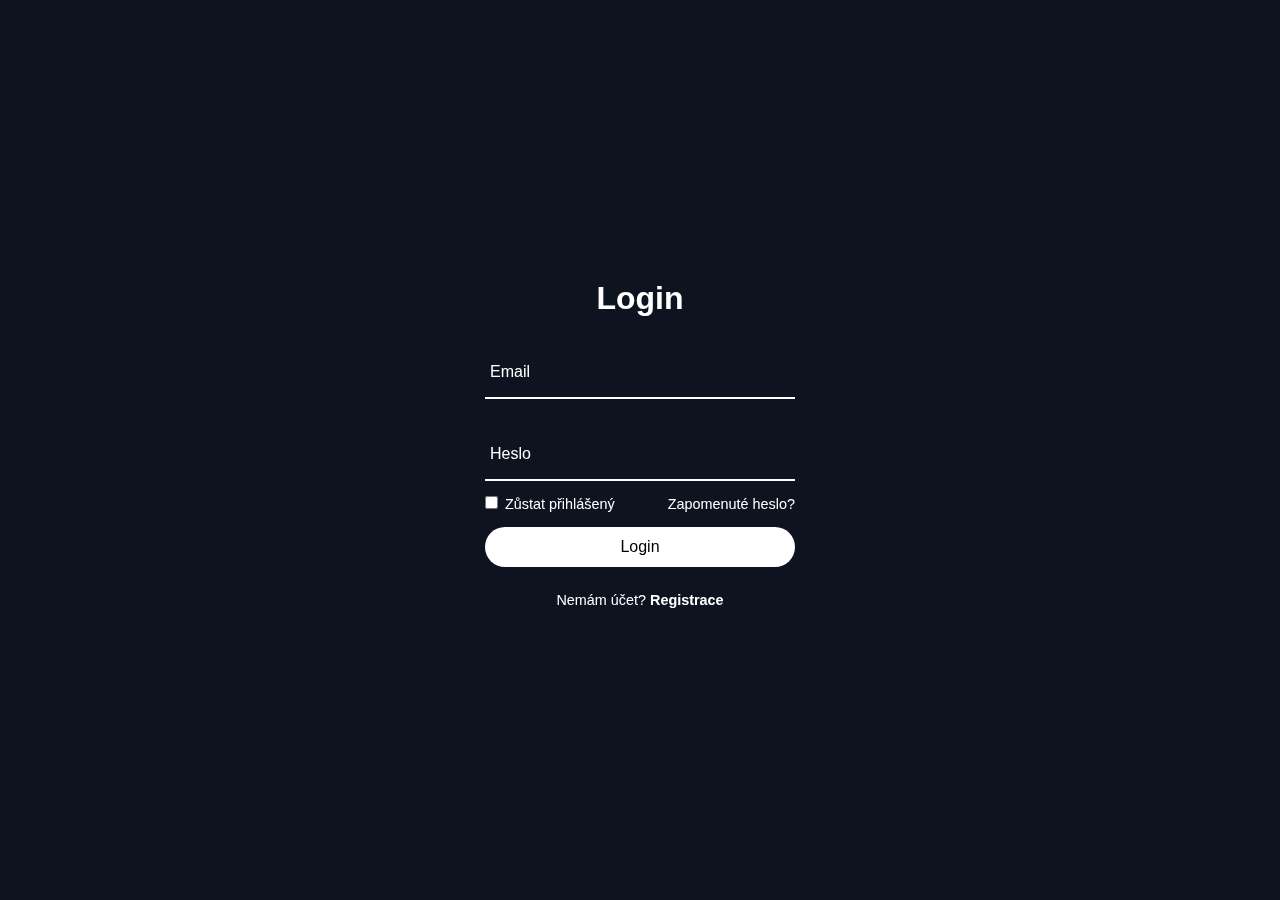
<file: login.html>
<!doctype html>
<html lang="cs">
  <head>
    <meta charset="utf-8" />
    <meta name="viewport" content="width=device-width, initial-scale=1" />
    <title>Login</title>

    <link rel="stylesheet" href="stylelogin.css" />
    <script src="script.js" defer></script>
  </head>

  <body>
    <div class="login-box">
      <form id="loginForm" action="#">
        <h2>Login</h2>

        <div class="input-box">
          <input id="email" type="email" required />
          <label for="email">Email</label>
        </div>

        <div class="input-box">
          <input id="password" type="password" required />
          <label for="password">Heslo</label>
        </div>

        <div class="remember-forgot">
          <label><input type="checkbox" id="remember" /> Zůstat přihlášený</label>
          <a href="#">Zapomenuté heslo?</a>
        </div>

        <button type="submit">Login</button>

        <div class="register-link">
          <p>Nemám účet? <a href="#">Registrace</a></p>
        </div>

        <p id="msg" class="form-message"></p>
      </form>
    </div>
  </body>
</html>
</file>
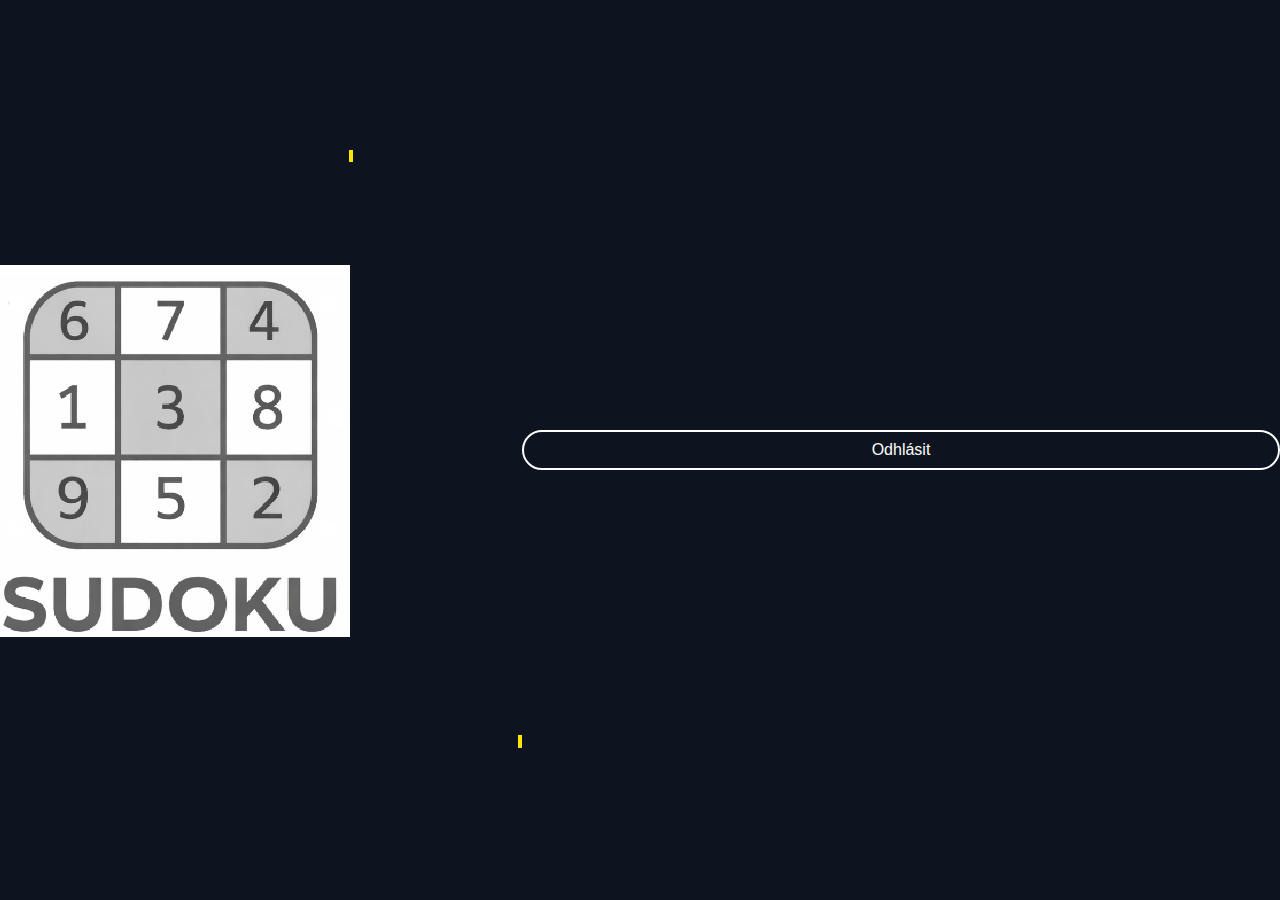
<file: menu.html>
<!doctype html>
<html lang="cs">
  <head>
    <meta charset="utf-8" />
    <meta name="viewport" content="width=device-width, initial-scale=1" />
    <title>Menu</title>

    <link rel="stylesheet" href="stylemenu.css" />
    <script src="script.js" defer></script>
  </head>

  <body>
    <a href="sudoku.html"><img src="logo.png" alt=""></a>
    <button id="logout" type="button" class="menu-btn">Odhlásit</button>

  </body>
</html>
</file>
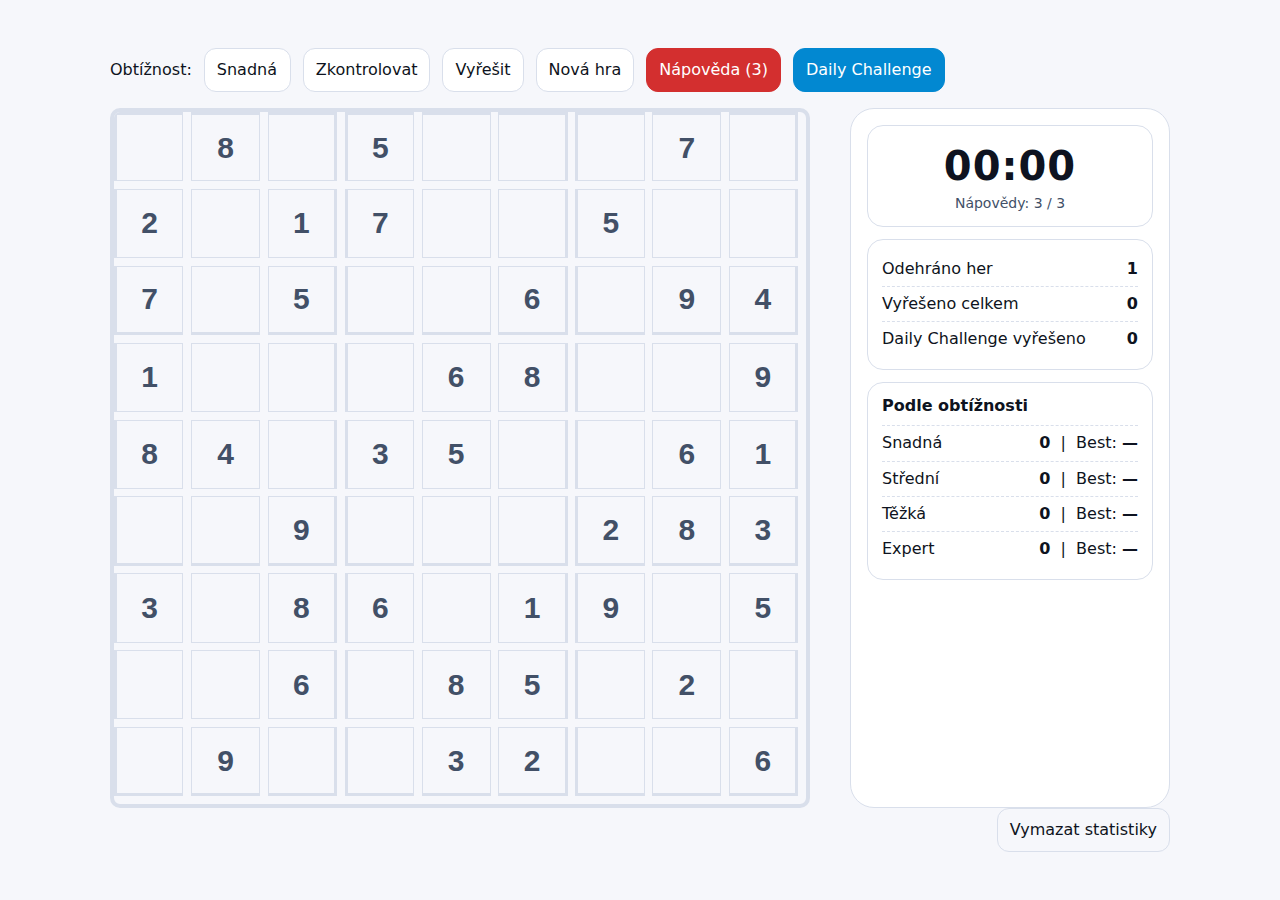
<file: sudoku.html>
<!doctype html>
<html lang="cs">
<head>
  <meta charset="utf-8" />
  <meta name="viewport" content="width=device-width, initial-scale=1" />
  <title>Sudoku – statistiky</title>

  <!-- VZHLED -->
  <link rel="stylesheet" href="style.css" />
</head>
<body>
  <div class="wrap page">
    <!-- HORNÍ PANEL S OVLÁDÁNÍM -->
    <div class="bar">
      <label for="difficulty">Obtížnost:</label>
      <select id="difficulty">
        <option value="easy">Snadná</option>
        <option value="medium">Střední</option>
        <option value="hard">Těžká</option>
        <option value="expert">Expert</option>
      </select>

      <button id="check">Zkontrolovat</button>
      <button id="solve">Vyřešit</button>
      <button id="new">Nová hra</button>
      <button id="hint" class="btn-hint" title="Doplní jedno správné číslo (max 3×)">Nápověda (3)</button>
      <button id="daily" class="btn-daily" title="Denní výzva na obtížnost Těžká">
        Daily Challenge
      </button>
    </div>

    <!-- DVOU-SLOUPEČNÉ ROZLOŽENÍ: VLEVO DESKA, VPRAVO STATISTIKY -->
    <div class="layout">
      <main>
        <div id="board" class="board" role="grid" aria-label="Sudoku 9×9"></div>
      </main>

      <aside class="stats" aria-label="Statistiky">
        <div class="stat-card">
          <div class="timer" id="timer">00:00</div>
          <div class="muted" id="hintInfo">Nápovědy: 3 / 3</div>
        </div>

        <div class="stat-card">
          <div class="stat-row">
            <span>Odehráno her</span><strong id="gamesPlayed">0</strong>
          </div>
          <div class="stat-row">
            <span>Vyřešeno celkem</span><strong id="gamesSolved">0</strong>
          </div>
          <div class="stat-row">
            <span>Daily Challenge vyřešeno</span>
          <strong id="dailySolved">0</strong>
        </div>
      </div>

        <div class="stat-card">
          <div class="stat-title">Podle obtížnosti</div>
          <div class="stat-row">
            <span>Snadná</span>
            <span>
              <strong id="solved-easy">0</strong> &nbsp;|&nbsp;
              Best: <b id="best-easy">—</b>
            </span>
          </div>
          <div class="stat-row">
            <span>Střední</span>
            <span>
              <strong id="solved-medium">0</strong> &nbsp;|&nbsp;
              Best: <b id="best-medium">—</b>
            </span>
          </div>
          <div class="stat-row">
            <span>Těžká</span>
            <span>
              <strong id="solved-hard">0</strong> &nbsp;|&nbsp;
              Best: <b id="best-hard">—</b>
            </span>
          </div>
          <div class="stat-row">
            <span>Expert</span>
            <span>
              <strong id="solved-expert">0</strong> &nbsp;|&nbsp;
              Best: <b id="best-expert">—</b>
            </span>
          </div>
        </div> 
      
        </div>

        

        <div class="stat-actions">
          <button id="resetStats" class="ghost">Vymazat statistiky</button>
        </div>
      </aside>
    </div>
  </div>

  <!-- LOGIKA HRY -->
  <script src="script.js"></script>
</body>
</html>
</file>
<file: stylelogin.css>
/* LOGIN – stylelogin.css */

* {
  margin: 0;
  padding: 0;
  box-sizing: border-box;
  font-family: "Poppins", sans-serif;
}

body {
  display: flex;
  justify-content: center;
  align-items: center;
  min-height: 100vh;
  background: #0e1320;
}

.login-box {
  position: relative;
  width: 400px;
  height: 450px;
  background: transparent;
  border-radius: 20px;
  display: flex;
  justify-content: center;
  align-items: center;
  backdrop-filter: blur(15px);
}

h2 {
  font-size: 2em;
  color: #fff;
  text-align: center;
}

.input-box {
  position: relative;
  width: 310px;
  margin: 30px 0;
  border-bottom: 2px solid #fff;
}

.input-box label {
  position: absolute;
  top: 50%;
  left: 5px;
  transform: translateY(-50%);
  font-size: 1em;
  color: #fff;
  pointer-events: none;
  transition: 0.5s;
}

.input-box input:focus ~ label,
.input-box input:valid ~ label {
  top: -5px;
}

.input-box input {
  width: 100%;
  height: 50px;
  background: transparent;
  border: none;
  outline: none;
  font-size: 1em;
  color: #fff;
  padding: 0 35px 0 5px;
}

.remember-forgot {
  margin: -15px 0 15px;
  font-size: 0.9em;
  color: #fff;
  display: flex;
  justify-content: space-between;
}

.remember-forgot label input {
  margin-right: 3px;
}

.remember-forgot a {
  color: #fff;
  text-decoration: none;
}

.remember-forgot a:hover {
  text-decoration: underline;
}

button {
  width: 100%;
  height: 40px;
  background: #fff;
  border: none;
  outline: none;
  border-radius: 40px;
  cursor: pointer;
  font-size: 1em;
  color: #000;
  font-weight: 500;
}

.register-link {
  font-size: 0.9em;
  color: #fff;
  text-align: center;
  margin: 25px 0 10px;
}

.register-link p a {
  color: #fff;
  text-decoration: none;
  font-weight: 600;
}

.register-link p a:hover {
  text-decoration: underline;
}

.form-message {
  margin-top: 12px;
  text-align: center;
  font-size: 0.9em;
  color: #fff;
  opacity: 0.9;
}
</file>
<file: stylemenu.css>
/* MENU – stylemenu.css */

* {
  margin: 0;
  padding: 0;
  box-sizing: border-box;
  font-family: "Poppins", sans-serif;
}

body {
  min-height: 100vh;
  background: #0e1320;
  display: flex;
  align-items: center;
  justify-content: center;
}

.menu-box {
  width: 420px;
  min-height: 260px;
  background: transparent;
  border-radius: 20px;
  backdrop-filter: blur(15px);
  display: flex;
  align-items: center;
  justify-content: center;
  padding: 28px;
}

.menu {
  width: 100%;
  text-align: center;
  color: #fff;
}

.menu h2 {
  font-size: 2em;
  margin-bottom: 22px;
}

.menu-link,
.menu-btn {
  width: 100%;
  height: 40px;
  display: inline-flex;
  align-items: center;
  justify-content: center;
  border-radius: 40px;
  font-size: 1em;
  font-weight: 500;
  cursor: pointer;
  text-decoration: none;
}

.menu-link {
  background: #fff;
  color: #000;
  border: none;
  margin-bottom: 12px;
}

.menu-btn {
  background: transparent;
  color: #fff;
  border: 2px solid #fff;
}

.menu-btn:hover {
  opacity: 0.9;
}

.small {
  margin-top: 14px;
  font-size: 0.9em;
  opacity: 0.85;
}
</file>
<file: style.css>
:root {
  --bg: #0f1115;
  --panel: #161a20;
  --ink: #e9eef6;
  --muted: #a7b0c0;
  --accent: #5aa0ff;
  --grid: #2a2f3a;
}

/* Světlý režim podle nastavení systému */
@media (prefers-color-scheme: light) {
  :root {
    --bg: #f6f7fb;
    --panel: #ffffff;
    --ink: #0e1320;
    --muted: #425067;
    --accent: #2b6bff;
    --grid: #d9dfeb;
  }
}

* {
  box-sizing: border-box;
}

html,
body {
  height: 100%;
}

body {
  margin: 0;
  background: var(--bg);
  color: var(--ink);
  font: 16px/1.4 system-ui, -apple-system, Segoe UI, Roboto, Helvetica, Arial;
  display: grid;
  place-items: center;
}

.wrap {
  width: min(1100px, 96vw);
  padding: 20px;
}

/* HORNÍ PANEL S OVLÁDÁNÍM */
.bar {
  display: flex;
  align-items: center;
  gap: 12px;
  margin-bottom: 16px;
}

/* TLAČÍTKA A SELECT */
select,
button {
  appearance: none;
  border: 1px solid var(--grid);
  background: var(--panel);
  color: var(--ink);
  padding: 10px 12px;
  border-radius: 12px;
  font: inherit;
}

button {
  cursor: pointer;
}

button:focus,
select:focus {
  outline: 2px solid var(--accent);
  outline-offset: 2px;
}

button:disabled {
  opacity: 0.55;
  cursor: not-allowed;
}

.btn-hint {
  background: #d32f2f;
  border-color: #d32f2f;
  color: #fff;
}

.btn-daily {
  background: #0288d1;
  border-color: #0288d1;
  color: #fff;
}

.ghost {
  background: transparent;
}

/* DVOUSLOUPEČNÉ ROZLOŽENÍ */
.layout {
  display: grid;
  grid-template-columns: 1fr 320px;
  gap: 20px;
}

/* SUDOKU DESKA */
.board {
  display: grid;
  grid-template-columns: repeat(9, 1fr);
  width: min(700px, 100%);
  aspect-ratio: 1 / 1;
  border: 4px solid var(--grid);   /* bylo 2px */
  border-radius: 10px;
  overflow: hidden;
}

/* silné čáry mezi 3×3 bloky */
.cell:nth-child(3n + 1) {          /* začátek vertikálního bloku */
  border-left-width: 3px;
}
.cell[data-br] {                   /* konec vertikálního bloku */
  border-right-width: 3px;
}
.cell:nth-child(-n + 9) {          /* horní okraj prvního bloku */
  border-top-width: 3px;
}
.cell[data-bb] {                   /* dolní okraj bloku */
  border-bottom-width: 3px;
}
.cell:nth-child(9n) {              /* pravý okraj celé mřížky */
  border-right-width: 3px;
}
.cell:nth-child(n + 73) {          /* spodní okraj celé mřížky */
  border-bottom-width: 3px;
}

.cell {
  width: 90%;
  aspect-ratio: 1 / 1;
  border: 1px solid var(--grid);
  display: grid;
}



input.digit {
  width: 100%;
  height: 100%;
  border: 0;
  background: transparent;
  text-align: center;
  font-weight: 600;
  font-size: clamp(18px, 4vw, 30px);
  color: var(--ink);
  position: relative;
  z-index: 1;
}

input.digit:focus {
  outline: none;
  background: color-mix(in lch, var(--panel), var(--accent) 12%);
}

input.prefilled {
  color: var(--muted);
  font-weight: 700;
}

/* Konfliktní čísla (duplicitní v řádku/sloupci/bloku) */
.conflict {
  background: color-mix(in lch, #ffb3b3, transparent 70%);
}

/* Špatně zadané buňky po "Zkontrolovat" */
.cell.bad {
  background: rgba(255, 0, 0, 0.55);
}

.cell.bad input.digit {
  filter: drop-shadow(0 0 6px rgba(0, 0, 0, 0.35));
}

/* POSTRANNÍ PANEL SE STATISTIKAMI */
.stats {
  background: var(--panel);
  border: 1px solid var(--grid);
  border-radius: 24px;
  padding: 16px;
  display: flex;
  flex-direction: column;
  gap: 12px;
  min-height: 100%;
}

.stat-card {
  background: transparent;
  border: 1px solid var(--grid);
  border-radius: 16px;
  padding: 12px 14px;
}

/* TIMER */
.timer {
  font-size: 40px;
  font-weight: 800;
  letter-spacing: 1px;
  text-align: center;
}

.muted {
  color: var(--muted);
  font-size: 14px;
  text-align: center;
}

.stat-title {
  font-weight: 700;
  margin-bottom: 8px;
}

.stat-row {
  display: flex;
  align-items: center;
  justify-content: space-between;
  padding: 6px 0;
  border-top: 1px dashed var(--grid);
}

.stat-row:first-of-type {
  border-top: 0;
}

.stat-actions {
  margin-top: auto;
  display: flex;
  justify-content: flex-end;
}
</file>
